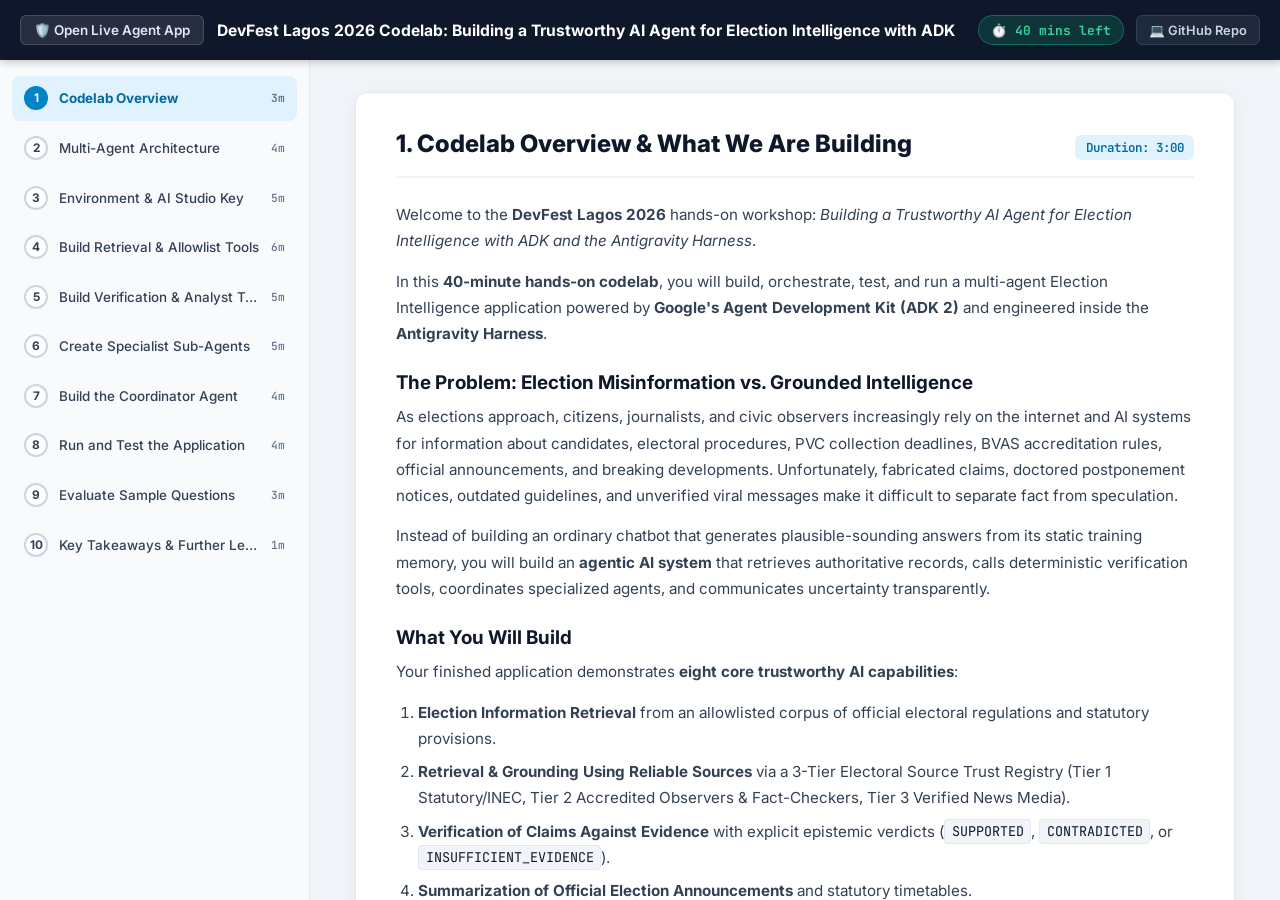
<file: codelab/index.html>
<!DOCTYPE html>
<html lang="en">
<head>
  <meta charset="UTF-8" />
  <meta name="viewport" content="width=device-width, initial-scale=1.0" />
  <title>DevFest Lagos 2026 Codelab — Building a Trustworthy AI Agent for Election Intelligence with ADK</title>
  <link rel="preconnect" href="https://fonts.googleapis.com" />
  <link rel="preconnect" href="https://fonts.gstatic.com" crossorigin />
  <link href="https://fonts.googleapis.com/css2?family=Inter:wght@400;500;600;700;800&family=JetBrains+Mono:wght@400;500;600;700&display=swap" rel="stylesheet" />
  <style>
    :root {
      --primary: #1a73e8;
      --primary-dark: #1557b0;
      --emerald: #059669;
      --bg-sidebar: #f8fafc;
      --bg-page: #f1f5f9;
      --bg-card: #ffffff;
      --text-main: #0f172a;
      --text-secondary: #334155;
      --border: #e2e8f0;
      --positive-bg: #ecfdf5;
      --positive-border: #10b981;
      --positive-text: #065f46;
      --negative-bg: #fffbeb;
      --negative-border: #f59e0b;
      --negative-text: #92400e;
      --code-bg: #0f172a;
      --code-text: #f8fafc;
    }

    * { box-sizing: border-box; margin: 0; padding: 0; }
    body {
      font-family: 'Inter', -apple-system, BlinkMacSystemFont, sans-serif;
      background: var(--bg-page);
      color: var(--text-main);
      display: flex;
      flex-direction: column;
      height: 100vh;
      overflow: hidden;
    }

    /* Top Codelab Header (Solace / Google Codelabs Style) */
    .codelab-header {
      height: 60px;
      background: #0f172a;
      color: #fff;
      display: flex;
      align-items: center;
      justify-content: space-between;
      padding: 0 1.25rem;
      box-shadow: 0 2px 8px rgba(0,0,0,0.22);
      z-index: 20;
      flex-shrink: 0;
    }
    .header-left {
      display: flex;
      align-items: center;
      gap: 0.85rem;
      min-width: 0;
    }
    .back-btn {
      color: #e2e8f0;
      text-decoration: none;
      font-size: 0.84rem;
      font-weight: 600;
      padding: 0.4rem 0.8rem;
      border-radius: 6px;
      background: rgba(255,255,255,0.1);
      border: 1px solid rgba(255,255,255,0.15);
      white-space: nowrap;
      transition: all 0.15s ease;
    }
    .back-btn:hover { color: #fff; background: rgba(16, 185, 129, 0.25); border-color: #10b981; }
    .header-title {
      font-size: 0.98rem;
      font-weight: 700;
      white-space: nowrap;
      overflow: hidden;
      text-overflow: ellipsis;
    }
    .header-right {
      display: flex;
      align-items: center;
      gap: 0.75rem;
      flex-shrink: 0;
    }
    .timer-pill {
      display: flex;
      align-items: center;
      gap: 0.4rem;
      background: rgba(16, 185, 129, 0.18);
      border: 1px solid rgba(16, 185, 129, 0.45);
      color: #34d399;
      padding: 0.32rem 0.75rem;
      border-radius: 999px;
      font-size: 0.8rem;
      font-weight: 700;
      font-family: 'JetBrains Mono', monospace;
    }
    .header-link {
      color: #cbd5e1;
      text-decoration: none;
      font-size: 0.8rem;
      font-weight: 600;
      padding: 0.38rem 0.75rem;
      border-radius: 6px;
      border: 1px solid #334155;
      background: #1e293b;
    }
    .header-link:hover { color: #fff; border-color: #34d399; }

    /* Body Layout */
    .codelab-body {
      display: flex;
      flex: 1;
      overflow: hidden;
    }

    /* Left Step Drawer */
    .codelab-drawer {
      width: 310px;
      background: var(--bg-sidebar);
      border-right: 1px solid var(--border);
      overflow-y: auto;
      padding: 1rem 0.75rem;
      flex-shrink: 0;
    }
    @media (max-width: 920px) {
      .codelab-drawer { width: 240px; }
    }
    @media (max-width: 680px) {
      .codelab-drawer { display: none; }
    }
    .step-nav-item {
      display: flex;
      align-items: center;
      gap: 0.7rem;
      padding: 0.65rem 0.75rem;
      border-radius: 8px;
      cursor: pointer;
      color: var(--text-secondary);
      font-size: 0.84rem;
      font-weight: 500;
      margin-bottom: 0.3rem;
      transition: all 0.15s ease;
      user-select: none;
    }
    .step-nav-item:hover {
      background: #e2e8f0;
      color: var(--text-main);
    }
    .step-nav-item.active {
      background: #e0f2fe;
      color: #0369a1;
      font-weight: 700;
    }
    .step-nav-item.completed .step-circle {
      background: var(--emerald);
      color: #fff;
      border-color: var(--emerald);
    }
    .step-circle {
      width: 24px;
      height: 24px;
      border-radius: 50%;
      border: 2px solid #cbd5e1;
      display: flex;
      align-items: center;
      justify-content: center;
      font-size: 0.74rem;
      font-weight: 700;
      flex-shrink: 0;
      background: #fff;
    }
    .step-nav-item.active .step-circle {
      background: #0284c7;
      color: #fff;
      border-color: #0284c7;
    }
    .step-duration-tag {
      margin-left: auto;
      font-size: 0.7rem;
      color: #64748b;
      font-family: 'JetBrains Mono', monospace;
    }

    /* Main Step Canvas */
    .codelab-main {
      flex: 1;
      overflow-y: auto;
      padding: 2rem 2.5rem 5rem;
      display: flex;
      flex-direction: column;
      align-items: center;
    }
    @media (max-width: 680px) {
      .codelab-main { padding: 1.2rem 1rem 4rem; }
    }
    .step-card {
      width: 100%;
      max-width: 880px;
      background: var(--bg-card);
      border: 1px solid var(--border);
      border-radius: 12px;
      padding: 2.25rem 2.5rem;
      box-shadow: 0 4px 20px rgba(15, 23, 42, 0.05);
    }
    @media (max-width: 680px) {
      .step-card { padding: 1.4rem 1.2rem; }
    }

    .codelab-step {
      display: none;
    }
    .codelab-step.active-step {
      display: block;
    }

    .step-header {
      border-bottom: 2px solid #f1f5f9;
      padding-bottom: 1rem;
      margin-bottom: 1.5rem;
      display: flex;
      align-items: baseline;
      justify-content: space-between;
      gap: 1rem;
      flex-wrap: wrap;
    }
    .step-header h1 {
      font-size: 1.5rem;
      font-weight: 800;
      color: #0f172a;
    }
    .step-time-badge {
      font-family: 'JetBrains Mono', monospace;
      font-size: 0.78rem;
      color: #0369a1;
      background: #e0f2fe;
      padding: 0.25rem 0.65rem;
      border-radius: 6px;
      font-weight: 600;
    }

    /* Content Typography */
    .codelab-step h2 {
      font-size: 1.18rem;
      font-weight: 700;
      margin: 1.5rem 0 0.65rem;
      color: #0f172a;
    }
    .codelab-step h3 {
      font-size: 1rem;
      font-weight: 700;
      margin: 1.2rem 0 0.45rem;
      color: #1e293b;
    }
    .codelab-step p {
      line-height: 1.72;
      color: #334155;
      margin-bottom: 0.9rem;
      font-size: 0.95rem;
    }
    .codelab-step ul, .codelab-step ol {
      padding-left: 1.4rem;
      margin-bottom: 1rem;
      color: #334155;
      line-height: 1.72;
      font-size: 0.95rem;
    }
    .codelab-step li { margin-bottom: 0.45rem; }
    .codelab-step code {
      font-family: 'JetBrains Mono', monospace;
      font-size: 0.84rem;
      background: #f1f5f9;
      color: #0f172a;
      padding: 0.15rem 0.4rem;
      border-radius: 4px;
      border: 1px solid #e2e8f0;
    }
    .codelab-step pre {
      position: relative;
      background: var(--code-bg);
      color: var(--code-text);
      padding: 1.1rem 1.25rem;
      border-radius: 8px;
      overflow-x: auto;
      margin: 0.9rem 0 1.2rem;
      font-family: 'JetBrains Mono', monospace;
      font-size: 0.82rem;
      line-height: 1.58;
    }
    .codelab-step pre code {
      background: transparent;
      color: inherit;
      border: none;
      padding: 0;
    }
    .copy-btn {
      position: absolute;
      top: 0.55rem;
      right: 0.65rem;
      background: rgba(255,255,255,0.14);
      color: #e2e8f0;
      border: 1px solid rgba(255,255,255,0.22);
      border-radius: 5px;
      padding: 0.22rem 0.6rem;
      font-size: 0.72rem;
      cursor: pointer;
      font-family: 'Inter', sans-serif;
    }
    .copy-btn:hover { background: rgba(255,255,255,0.28); }

    /* Solace / Google Codelabs Callout Info Boxes */
    .aside-positive {
      background: var(--positive-bg);
      border-left: 4px solid var(--positive-border);
      color: var(--positive-text);
      padding: 1rem 1.2rem;
      border-radius: 0 8px 8px 0;
      margin: 1.15rem 0;
      font-size: 0.92rem;
      line-height: 1.65;
    }
    .aside-negative {
      background: var(--negative-bg);
      border-left: 4px solid var(--negative-border);
      color: var(--negative-text);
      padding: 1rem 1.2rem;
      border-radius: 0 8px 8px 0;
      margin: 1.15rem 0;
      font-size: 0.92rem;
      line-height: 1.65;
    }

    /* Tables */
    .codelab-step table {
      width: 100%;
      border-collapse: collapse;
      margin: 1rem 0 1.25rem;
      font-size: 0.88rem;
    }
    .codelab-step th, .codelab-step td {
      border: 1px solid var(--border);
      padding: 0.65rem 0.8rem;
      text-align: left;
      vertical-align: top;
    }
    .codelab-step th {
      background: #f8fafc;
      font-weight: 700;
      color: #0f172a;
    }

    /* Bottom Navigation Controls */
    .step-footer {
      width: 100%;
      max-width: 880px;
      display: flex;
      justify-content: space-between;
      margin-top: 1.5rem;
    }
    .nav-btn {
      padding: 0.72rem 1.4rem;
      border-radius: 8px;
      font-weight: 600;
      font-size: 0.9rem;
      cursor: pointer;
      border: 1px solid var(--border);
      background: #fff;
      color: var(--text-main);
      box-shadow: 0 2px 5px rgba(0,0,0,0.05);
    }
    .nav-btn.primary {
      background: var(--primary);
      color: #fff;
      border-color: var(--primary);
    }
    .nav-btn.primary:hover { background: var(--primary-dark); }
    .nav-btn:disabled { opacity: 0.4; cursor: not-allowed; }
  </style>
</head>
<body>
  <header class="codelab-header">
    <div class="header-left">
      <a href="/" class="back-btn">🛡️ Open Live Agent App</a>
      <div class="header-title">DevFest Lagos 2026 Codelab: Building a Trustworthy AI Agent for Election Intelligence with ADK</div>
    </div>
    <div class="header-right">
      <div class="timer-pill" id="time-remaining">⏱️ 40 mins left</div>
      <a href="https://github.com/gabbyagbobli/devfest-lagos-election-intelligence" target="_blank" rel="noopener" class="header-link">💻 GitHub Repo</a>
    </div>
  </header>

  <div class="codelab-body">
    <aside class="codelab-drawer" id="drawer">
      <!-- Populated automatically from .codelab-step sections -->
    </aside>

    <main class="codelab-main" id="main-scroll">
      <article class="step-card">

        <!-- ============================================================== -->
        <!-- STEP 1: CODELAB OVERVIEW                                       -->
        <!-- ============================================================== -->
        <section class="codelab-step active-step" data-title="Codelab Overview" data-duration="3">
          <div class="step-header">
            <h1>1. Codelab Overview &amp; What We Are Building</h1>
            <span class="step-time-badge">Duration: 3:00</span>
          </div>

          <p>Welcome to the <strong>DevFest Lagos 2026</strong> hands-on workshop: <em>Building a Trustworthy AI Agent for Election Intelligence with ADK and the Antigravity Harness</em>.</p>
          <p>In this <strong>40-minute hands-on codelab</strong>, you will build, orchestrate, test, and run a multi-agent Election Intelligence application powered by <strong>Google's Agent Development Kit (ADK 2)</strong> and engineered inside the <strong>Antigravity Harness</strong>.</p>

          <h2>The Problem: Election Misinformation vs. Grounded Intelligence</h2>
          <p>As elections approach, citizens, journalists, and civic observers increasingly rely on the internet and AI systems for information about candidates, electoral procedures, PVC collection deadlines, BVAS accreditation rules, official announcements, and breaking developments. Unfortunately, fabricated claims, doctored postponement notices, outdated guidelines, and unverified viral messages make it difficult to separate fact from speculation.</p>
          <p>Instead of building an ordinary chatbot that generates plausible-sounding answers from its static training memory, you will build an <strong>agentic AI system</strong> that retrieves authoritative records, calls deterministic verification tools, coordinates specialized agents, and communicates uncertainty transparently.</p>

          <h2>What You Will Build</h2>
          <p>Your finished application demonstrates <strong>eight core trustworthy AI capabilities</strong>:</p>
          <ol>
            <li><strong>Election Information Retrieval</strong> from an allowlisted corpus of official electoral regulations and statutory provisions.</li>
            <li><strong>Retrieval &amp; Grounding Using Reliable Sources</strong> via a 3-Tier Electoral Source Trust Registry (Tier 1 Statutory/INEC, Tier 2 Accredited Observers &amp; Fact-Checkers, Tier 3 Verified News Media).</li>
            <li><strong>Verification of Claims Against Evidence</strong> with explicit epistemic verdicts (<code>SUPPORTED</code>, <code>CONTRADICTED</code>, or <code>INSUFFICIENT_EVIDENCE</code>).</li>
            <li><strong>Summarization of Official Election Announcements</strong> and statutory timetables.</li>
            <li><strong>Comparison of Information from Multiple Credible Sources</strong> across official, observer, and media perspectives.</li>
            <li><strong>Strict Source Attribution &amp; References</strong> with document IDs (e.g., <code>[INEC-2026-PROC-01]</code>), publication dates, and official URLs.</li>
            <li><strong>Transparent Communication of Uncertainty</strong> when evidence is incomplete, conflicting, or unverified.</li>
            <li><strong>Multi-Agent Collaboration &amp; Orchestration</strong> using Google ADK (<code>Agent</code>, <code>FunctionTool</code>, <code>sub_agents</code>, and <code>Runner</code>).</li>
          </ol>

          <div class="aside-positive">
            <strong>💡 Core Architectural Principle — Retrieval ≠ Verification:</strong><br/>
            Finding a statement online does not automatically make it true. Throughout this workshop, your application will distinguish between the <strong>credibility of a source</strong>, the <strong>evidence it provides</strong>, and the <strong>conclusion that can reasonably be drawn</strong>.
          </div>

          <h2>Workshop Resources</h2>
          <ul>
            <li><strong>Live Deployed Election Intelligence Application:</strong> <a href="/" target="_blank" rel="noopener">https://devfest-lagos-election-agent-2026.web.app</a></li>
            <li><strong>Live Cloud Run ADK 2 API &amp; Container:</strong> <a href="https://devfest-lagos-election-agent-1084480045730.us-central1.run.app" target="_blank" rel="noopener">https://devfest-lagos-election-agent-1084480045730.us-central1.run.app</a></li>
            <li><strong>GitHub Starter &amp; Solution Repository:</strong> <a href="https://github.com/gabbyagbobli/devfest-lagos-election-intelligence" target="_blank" rel="noopener">https://github.com/gabbyagbobli/devfest-lagos-election-intelligence</a></li>
          </ul>
        </section>

        <!-- ============================================================== -->
        <!-- STEP 2: MULTI-AGENT ARCHITECTURE                               -->
        <!-- ============================================================== -->
        <section class="codelab-step" data-title="Multi-Agent Architecture" data-duration="4">
          <div class="step-header">
            <h1>2. Understand the Multi-Agent Architecture</h1>
            <span class="step-time-badge">Duration: 4:00</span>
          </div>

          <p>A multi-agent system is not simply several chatbots placed together. In <strong>Google ADK</strong>, each agent has a clearly defined responsibility, specialized system instructions, and scoped tools, coordinated by a root orchestrator.</p>

          <h2>System Architecture Diagram</h2>
          <pre><code>                        ┌──────────────────────────────────────────────┐
                        │               User Query / Claim             │
                        └──────────────────────┬───────────────────────┘
                                               │
                                               ▼
                ┌──────────────────────────────────────────────────────────────┐
                │        A. Election Intelligence Coordinator (root_agent)     │
                │  • Understands user intent &amp; delegates to specialist agents  │
                │  • Synthesizes findings &amp; enforces uncertainty indicators    │
                └──────┬───────────────────────┬────────────────────────┬──────┘
                       │                       │                        │
         Procedures    ▼         Rumors/Claims ▼          Summaries     ▼
┌──────────────────────────────┐ ┌──────────────────────────────┐ ┌──────────────────────────────┐
│  B. Election Research Agent  │ │  C. Claim Verification Agent │ │ D. Election Info Analyst     │
│  • Official rules &amp; lookup   │ │  • Evaluates claims vs facts │ │ • Summarizes announcements   │
│  • Allowlist trust checks    │ │  • SUPPORTED / CONTRADICTED  │ │ • Compares Tier 1-3 sources  │
│                              │ │    / INSUFFICIENT_EVIDENCE   │ │ • Extracts key dates         │
└──────────────┬───────────────┘ └──────────────┬───────────────┘ └──────────────┬───────────────┘
               │                                │                                │
               └────────────────────────────────┼────────────────────────────────┘
                                                ▼
                ┌──────────────────────────────────────────────────────────────┐
                │         ADK Function Tools &amp; 3-Tier Trust Registry           │
                │  • search_verified_election_corpus()                         │
                │  • check_source_credibility()                                │
                │  • verify_election_claim()                                   │
                │  • get_official_announcements()                              │
                │  • compare_multi_source_coverage()                           │
                │  • fetch_allowlisted_web_source()                            │
                └──────────────────────────────────────────────────────────────┘</code></pre>

          <h2>The Four Specialized ADK Agents</h2>
          <table>
            <thead>
              <tr>
                <th>Agent Identifier</th>
                <th>Role</th>
                <th>Core Responsibilities &amp; Tools</th>
              </tr>
            </thead>
            <tbody>
              <tr>
                <td><code>election_intelligence_coordinator</code><br/>(<code>root_agent</code>)</td>
                <td><strong>A. Coordinator</strong></td>
                <td>Serves as the primary entry point, classifies user intent, delegates to the appropriate specialist sub-agent, and enforces epistemic uncertainty banners.</td>
              </tr>
              <tr>
                <td><code>election_research_agent</code></td>
                <td><strong>B. Research Specialist</strong></td>
                <td>Searches approved election guidelines (<code>search_verified_election_corpus</code>), evaluates domain credibility (<code>check_source_credibility</code>), and blocks untrusted URLs (<code>fetch_allowlisted_web_source</code>).</td>
              </tr>
              <tr>
                <td><code>claim_verification_agent</code></td>
                <td><strong>C. Claim Verifier</strong></td>
                <td>Examines claims presented by users (<code>verify_election_claim</code>), compares them against retrieved evidence, and assigns <code>SUPPORTED</code>, <code>CONTRADICTED</code>, or <code>INSUFFICIENT_EVIDENCE</code>.</td>
              </tr>
              <tr>
                <td><code>election_information_analyst</code></td>
                <td><strong>D. Information Analyst</strong></td>
                <td>Summarizes official electoral commission communiqués (<code>get_official_announcements</code>) and compares coverage across Tier 1, Tier 2, and Tier 3 sources (<code>compare_multi_source_coverage</code>).</td>
              </tr>
            </tbody>
          </table>

          <h2>The Three-Tier Electoral Source Trust Registry (<code>data/trusted_sources.json</code>)</h2>
          <table>
            <thead>
              <tr>
                <th>Trust Tier</th>
                <th>Score</th>
                <th>Allowlisted Sources</th>
                <th>Verification Policy</th>
              </tr>
            </thead>
            <tbody>
              <tr>
                <td><strong>Tier 1 — Official &amp; Statutory</strong></td>
                <td><code>0.98</code></td>
                <td>INEC (<code>inecnigeria.org</code>), Electoral Act Official Gazette (<code>placng.org</code>)</td>
                <td>Primary authoritative record for polling dates, legal voting procedures, and voter eligibility.</td>
              </tr>
              <tr>
                <td><strong>Tier 2 — Accredited Observers &amp; Fact-Checkers</strong></td>
                <td><code>0.90</code></td>
                <td>YIAGA Africa (<code>yiaga.org</code>), DUBAWA (<code>dubawa.org</code>), Nigeria Civil Society Situation Room (<code>situationroomng.org</code>)</td>
                <td>High credibility for field observation, BVAS mock audits, and forensic fact-checking; cross-reference statutory rules with Tier 1.</td>
              </tr>
              <tr>
                <td><strong>Tier 3 — Verified News Media</strong></td>
                <td><code>0.78</code></td>
                <td>Channels TV Electoral Desk (<code>channelstv.com</code>), Premium Times (<code>premiumtimesng.com</code>)</td>
                <td>Credible journalistic reporting; claims regarding schedule changes or legal rules require Tier 1/2 corroboration.</td>
              </tr>
              <tr>
                <td><strong>Untrusted / Blocked</strong></td>
                <td><code>0.00</code></td>
                <td>Viral WhatsApp forwards, anonymous Telegram leaks, clickbait domains</td>
                <td>Blocked from grounding; treated strictly as unverified claims to be fact-checked.</td>
              </tr>
            </tbody>
          </table>

          <div class="aside-negative">
            <strong>⚠️ Mandatory Responsible AI Guardrail:</strong><br/>
            Never design the agent to invent election results, voting procedures, candidate statements, or source references. When evidence is missing or inconclusive, the system must explicitly return <code>INSUFFICIENT_EVIDENCE</code>.
          </div>
        </section>

        <!-- ============================================================== -->
        <!-- STEP 3: ENVIRONMENT & GOOGLE AI STUDIO API KEY SETUP           -->
        <!-- ============================================================== -->
        <section class="codelab-step" data-title="Environment & AI Studio Key" data-duration="5">
          <div class="step-header">
            <h1>3. Set Up Your Environment &amp; Google AI Studio API Key</h1>
            <span class="step-time-badge">Duration: 5:00</span>
          </div>

          <p>You can run every command in this codelab inside <strong>Google Cloud Shell</strong> (<a href="https://shell.cloud.google.com/?show=ide,terminal" target="_blank" rel="noopener">shell.cloud.google.com</a>) or locally inside <strong>Antigravity IDE / Antigravity 2.0</strong>.</p>

          <h2>Step 3.1 — Clone the Workshop Repository &amp; Install Dependencies</h2>
          <p>Open your terminal (in <a href="https://shell.cloud.google.com/?show=ide,terminal" target="_blank" rel="noopener">Google Cloud Shell</a> or Antigravity IDE), clone the starter repository, create a Python virtual environment, and install the dependencies:</p>
          <pre><code>cd ~
git clone https://github.com/gabbyagbobli/devfest-lagos-election-intelligence.git
cd ~/devfest-lagos-election-intelligence

python3 -m venv .venv
source .venv/bin/activate
pip install --upgrade pip
pip install -r requirements.txt</code></pre>
          <p><em>(On Windows PowerShell in Antigravity IDE, activate with <code>.\.venv\Scripts\Activate.ps1</code> instead of <code>source .venv/bin/activate</code>.)</em></p>

          <h2>Step 3.2 — Configure Your Gemini 3.8 Flash Credentials (<code>.env</code>)</h2>
          <p>Choose <strong>Option A (Recommended — Google AI Studio API Key)</strong> for the fastest 30-second setup, or <strong>Option B</strong> if using Google Cloud Vertex AI workshop credits:</p>

          <h3>Option A (Recommended): Get a Free API Key on Google AI Studio</h3>
          <ol>
            <li>Open <a href="https://aistudio.google.com/apikey" target="_blank" rel="noopener"><strong>Google AI Studio — Get API Key (aistudio.google.com/apikey)</strong></a> (or <a href="https://ai.dev" target="_blank" rel="noopener">ai.dev</a>) and sign in with your Google account.</li>
            <li>Click <strong>Create API key</strong> and copy your generated <code>AIza...</code> key.</li>
            <li>Run the command below in your terminal (replace <code>PASTE_YOUR_AI_STUDIO_KEY_HERE</code> with your copied key):</li>
          </ol>
          <pre><code>cat &lt;&lt;EOF &gt; .env
GOOGLE_API_KEY=PASTE_YOUR_AI_STUDIO_KEY_HERE
GOOGLE_GENAI_USE_VERTEXAI=0
ADK_MODEL=gemini-3.8-flash
EOF

cat .env</code></pre>

          <div class="aside-positive">
            <strong>💡 Tip — Web UI Key Button:</strong><br/>
            When you launch the web dashboard in Step 8, you can also click the <strong>🔑 AI Studio Key</strong> button in the top navigation bar at any time to paste or verify your Google AI Studio key directly in the browser!
          </div>

          <h3>Option B (Alternative): Use Google Cloud Workshop Credits (Vertex AI in Cloud Shell)</h3>
          <p>If you prefer authenticating via your Google Cloud workshop credit project in Cloud Shell without an API key, run:</p>
          <pre><code>unset CLOUDSDK_CORE_PROJECT
PS3="Select your workshop project number (e.g. 1): "
select PROJECT_ID in $(gcloud projects list --format="value(projectId)"); do
  [ -n "$PROJECT_ID" ] &amp;&amp; gcloud config set project "$PROJECT_ID" &amp;&amp; break
done
gcloud services enable aiplatform.googleapis.com

cat &lt;&lt;EOF &gt; .env
GOOGLE_GENAI_USE_VERTEXAI=1
GOOGLE_CLOUD_PROJECT=$(gcloud config get-value project)
GOOGLE_CLOUD_LOCATION=global
ADK_MODEL=gemini-3.8-flash
EOF</code></pre>

          <p>To open the repository files in the Cloud Shell Code Editor alongside your terminal, you can run:</p>
          <pre><code>cloudshell edit app/agents/coordinator.py</code></pre>

          <h2>Project Directory Structure</h2>
          <pre><code>devfest-lagos-election-intelligence/
├── app/
│   ├── agents/
│   │   ├── coordinator.py          # A. Election Intelligence Coordinator (root_agent)
│   │   └── specialists.py          # B. Research, C. Verification &amp; D. Analyst Agents
│   ├── tools/
│   │   └── election_tools.py       # 6 Custom ADK Function Tools + Allowlist Guardrails
│   ├── election_intelligence/      # ADK CLI Package (`adk run` &amp; `adk web` discovery)
│   │   ├── __init__.py
│   │   └── agent.py
│   ├── orchestrator.py             # ADK 2 Live Runner + Grounded Fallback Engine
│   ├── main.py                     # FastAPI Server &amp; REST API Endpoints
│   └── static/                     # Election Intelligence Trust Dashboard UI
├── data/
│   ├── election_corpus.json        # 9 Verified Tier 1–3 Electoral Documents
│   └── trusted_sources.json        # 3-Tier Electoral Source Trust Registry
└── tests/
    └── test_election_agent.py      # Automated Pytest Suite (8 Verification Tests)</code></pre>

          <div class="aside-positive">
            <strong>🔍 Checkpoint — Confirm Cloud Shell Setup &amp; Data Corpus:</strong><br/>
            Run these two commands in your Cloud Shell terminal:
            <pre><code>adk --version
python3 -c "import json; print('Verified corpus docs:', len(json.load(open('data/election_corpus.json', encoding='utf8'))))"</code></pre>
            <strong>Expected Output:</strong>
            <pre><code>adk, version 2.14.0
Verified corpus docs: 9</code></pre>
          </div>

          <div class="aside-negative">
            <strong>🛠️ Session Recovery Tip:</strong><br/>
            If your Cloud Shell tab reloads or disconnects during the workshop, reconnect to your environment at any time with:
            <pre><code>cd ~/devfest-lagos-election-intelligence &amp;&amp; source .venv/bin/activate</code></pre>
          </div>
        </section>

        <!-- ============================================================== -->
        <!-- STEP 4: BUILD RETRIEVAL & ALLOWLIST TOOLS                      -->
        <!-- ============================================================== -->
        <section class="codelab-step" data-title="Build Retrieval & Allowlist Tools" data-duration="6">
          <div class="step-header">
            <h1>4. Give the Agent Grounded Retrieval &amp; Allowlist Tools</h1>
            <span class="step-time-badge">Duration: 6:00</span>
          </div>

          <h2>What You Will Accomplish</h2>
          <p>You will implement and test the three grounded retrieval and source-credibility tools in <code>app/tools/election_tools.py</code>:</p>
          <ol>
            <li><code>search_verified_election_corpus(query: str, category: str = "all") -&gt; dict</code></li>
            <li><code>check_source_credibility(source_or_url: str) -&gt; dict</code></li>
            <li><code>fetch_allowlisted_web_source(url: str) -&gt; dict</code></li>
          </ol>

          <h2>Why This Step Matters</h2>
          <p>In Google ADK, any Python function wrapped in <code>FunctionTool(fn)</code> becomes callable by the LLM. <strong>The model reads the function's name, type annotations, and docstring</strong> to understand when to invoke it and what arguments to pass. By returning explicit <code>doc_id</code>, <code>source_tier</code>, <code>trust_score</code>, <code>published_date</code>, and <code>url</code> metadata from our tool, we force the agent to ground its answers in verifiable records.</p>

          <h2>Inspect or Update <code>app/tools/election_tools.py</code> (Retrieval &amp; Source Credibility)</h2>
          <p>Open <code>app/tools/election_tools.py</code> and examine how <code>search_verified_election_corpus</code>, <code>check_source_credibility</code>, and <code>fetch_allowlisted_web_source</code> are implemented:</p>
          <pre><code>def search_verified_election_corpus(query: str, category: str = "all") -&gt; dict[str, Any]:
    """
    Searches the verified election intelligence corpus for official guidelines,
    electoral commission announcements, statutory laws, and accredited observer reports.

    Args:
        query: The natural language search query or topic keywords (e.g., "voting procedures BVAS PVC", "election date postponement").
        category: Optional category filter. One of "all", "voting_procedures", "official_announcement", "fact_check", "legal_framework", "multi_source_development", or "unverified_investigation".

    Returns:
        A dictionary containing matched documents with full source attribution,
        trust tier scores, publication dates, URLs, and key facts.
    """
    corpus = load_election_corpus()
    registry = load_trusted_sources()
    query_tokens = _tokenize(query)
    q_lower = query.lower()

    scored_docs: list[tuple[float, dict[str, Any]]] = []
    for doc in corpus:
        if category and category != "all" and doc.get("category") != category:
            continue
        haystack = " ".join([
            doc.get("title", ""),
            doc.get("summary", ""),
            doc.get("content", ""),
            " ".join(doc.get("topics", [])),
            " ".join(doc.get("key_facts", [])),
        ]).lower()

        score = 0.0
        for token in query_tokens:
            if token in haystack:
                score += 2.0
            if any(token in topic.lower() for topic in doc.get("topics", [])):
                score += 3.0
            if token in doc.get("title", "").lower():
                score += 2.5

        for topic in doc.get("topics", []):
            if topic.lower() in q_lower:
                score += 4.0

        if score &gt; 0:
            tier_meta = _get_tier_metadata(doc.get("source_tier", ""), registry)
            enriched = {
                "doc_id": doc["doc_id"],
                "title": doc["title"],
                "source_name": doc["source_name"],
                "source_tier": doc["source_tier"],
                "tier_label": tier_meta["tier_label"],
                "trust_score": tier_meta["trust_score"],
                "published_date": doc["published_date"],
                "url": doc["url"],
                "category": doc["category"],
                "summary": doc["summary"],
                "content": doc["content"],
                "key_facts": doc.get("key_facts", []),
                "relevance_score": round(score, 2),
            }
            scored_docs.append((score + tier_meta["trust_score"], enriched))

    scored_docs.sort(key=lambda item: item[0], reverse=True)
    top_docs = [doc for _, doc in scored_docs[:5]]

    if not top_docs:
        return {
            "status": "no_verified_match",
            "query": query,
            "match_count": 0,
            "documents": [],
            "epistemic_notice": "No matching records were found in the verified election corpus. Do NOT invent facts or citations.",
        }

    return {
        "status": "success",
        "query": query,
        "match_count": len(top_docs),
        "documents": top_docs,
    }</code></pre>

          <p>And review how <code>check_source_credibility</code> and <code>fetch_allowlisted_web_source</code> enforce the 3-tier allowlist:</p>
          <pre><code>def check_source_credibility(source_or_url: str) -&gt; dict[str, Any]:
    """
    Evaluates a domain, URL, or organization name against the Three-Tier Electoral
    Source Trust Registry to determine its authority and verification rules.
    """
    registry = load_trusted_sources()
    candidate = source_or_url.strip().lower()
    parsed = urlparse(candidate if "://" in candidate else f"https://{candidate}")
    hostname = (parsed.hostname or candidate).lower().removeprefix("www.")

    for tier_key, tier_data in registry.get("tiers", {}).items():
        for src in tier_data.get("sources", []):
            domains = [d.lower().removeprefix("www.") for d in src.get("domains", [])]
            if hostname in domains or any(hostname.endswith(f".{d}") for d in domains):
                return {
                    "status": "allowlisted",
                    "source_id": src["source_id"],
                    "source_name": src["name"],
                    "tier_key": tier_key,
                    "tier_label": tier_data["label"],
                    "trust_score": tier_data["trust_score"],
                    "verification_rule": tier_data["verification_rule"],
                    "is_trusted": True,
                }
    return {
        "status": "unverified_source",
        "tier_key": "UNVERIFIED",
        "trust_score": 0.0,
        "is_trusted": False,
    }</code></pre>

          <div class="aside-positive">
            <strong>🔍 Checkpoint — Verify Retrieval &amp; Source Allowlist Guardrails:</strong><br/>
            Execute the following command in your terminal:
            <pre><code>python -c "from app.tools.election_tools import search_verified_election_corpus, check_source_credibility, fetch_allowlisted_web_source
print('INEC Tier:', check_source_credibility('https://www.inecnigeria.org/news')['tier_key'])
print('Untrusted URL:', fetch_allowlisted_web_source('https://breaking-naija-gossip.example.com/rumor')['status'])
print('Top Voting Doc:', search_verified_election_corpus('What are the official voting procedures?')['documents'][0]['doc_id'])"</code></pre>
            <strong>Expected Output:</strong>
            <pre><code>INEC Tier: TIER_1_OFFICIAL
Untrusted URL: blocked_untrusted_domain
Top Voting Doc: INEC-2026-PROC-01</code></pre>
          </div>
        </section>

        <!-- ============================================================== -->
        <!-- STEP 5: BUILD CLAIM VERIFICATION & MULTI-SOURCE TOOLS          -->
        <!-- ============================================================== -->
        <section class="codelab-step" data-title="Build Verification & Analyst Tools" data-duration="5">
          <div class="step-header">
            <h1>5. Build the Claim Verification &amp; Multi-Source Comparison Tools</h1>
            <span class="step-time-badge">Duration: 5:00</span>
          </div>

          <h2>What You Will Accomplish</h2>
          <p>You will inspect and test the evidentiary reasoning and multi-source synthesis functions in <code>app/tools/election_tools.py</code>:</p>
          <ol>
            <li><code>verify_election_claim(claim: str) -&gt; dict</code></li>
            <li><code>get_official_announcements(topic: str = "all") -&gt; dict</code></li>
            <li><code>compare_multi_source_coverage(topic: str) -&gt; dict</code></li>
          </ol>

          <h2>Why This Step Matters: Separating Retrieval from Verification</h2>
          <p>When a citizen asks <em>"Is it true that INEC postponed the November 21 election by 3 weeks to December 12?"</em>, a simple keyword search finds the phrase <em>"postponed by three weeks to December 12"</em> inside INEC's official rebuttal document (<code>[INEC-2026-FACT-02]</code>). However, that document mentions the claim in order to <strong>refute</strong> it!</p>
          <p>Similarly, when a user asks about viral reports that <em>"42 polling units in Eti-Osa and Alimosho were secretly relocated overnight to private compounds"</em>, the Situation Room field log (<code>[YIAGA-2026-INC-09]</code>) shows that only 18 of the 42 sites have been inspected so far (with 15 unchanged at public schools and 3 shifted 30m along public streets for drainage works). Because 24 sites still await physical inspection, a trustworthy agent must return <code>INSUFFICIENT_EVIDENCE</code> rather than guessing.</p>

          <h2>Inspect <code>verify_election_claim</code> and <code>compare_multi_source_coverage</code> in <code>app/tools/election_tools.py</code></h2>
          <pre><code>def verify_election_claim(claim: str) -&gt; dict[str, Any]:
    """
    Verifies a user-submitted election claim against the verified evidence corpus,
    separating raw retrieval from evidentiary verification.

    Args:
        claim: The specific statement, rumor, or claim to evaluate.

    Returns:
        A structured verification report with a verdict ("SUPPORTED", "CONTRADICTED",
        or "INSUFFICIENT_EVIDENCE"), confidence rating, rationale, and cited evidence.
    """</code></pre>

          <p>And inspect how <code>compare_multi_source_coverage(topic: str)</code> aligns perspectives across Tier 1 (INEC), Tier 2 (YIAGA Africa &amp; DUBAWA), and Tier 3 (Channels TV):</p>
          <pre><code>def compare_multi_source_coverage(topic: str) -&gt; dict[str, Any]:
    """
    Compares how multiple credible sources across Tier 1 (Official Commission),
    Tier 2 (Accredited Observers &amp; Fact-Checkers), and Tier 3 (Verified News Media)
    report on an election development or operational issue.
    """
    # Returns source_perspectives[] and synthesis_matrix:
    # - areas_of_consensus
    # - complementary_nuances_and_divergences
    # - unresolved_uncertainties</code></pre>

          <div class="aside-positive">
            <strong>🔍 Checkpoint — Verify All 3 Epistemic Verdicts &amp; Multi-Source Matrix:</strong><br/>
            Run this command in your terminal:
            <pre><code>python -c "from app.tools.election_tools import verify_election_claim, compare_multi_source_coverage
print('Nov 21 Date Claim:', verify_election_claim('The election is scheduled for Saturday, November 21, 2026')['verdict'])
print('Dec 12 Postponement Rumor:', verify_election_claim('INEC postponed the election by 3 weeks to December 12')['verdict'])
print('Eti-Osa Relocation Rumor:', verify_election_claim('42 polling units in Eti-Osa and Alimosho were secretly relocated overnight')['verdict'])
print('Multi-Source Count:', compare_multi_source_coverage('BVAS and IReV')['perspectives_count'])"</code></pre>
            <strong>Expected Output:</strong>
            <pre><code>Nov 21 Date Claim: SUPPORTED
Dec 12 Postponement Rumor: CONTRADICTED
Eti-Osa Relocation Rumor: INSUFFICIENT_EVIDENCE
Multi-Source Count: 5</code></pre>
          </div>
        </section>

        <!-- ============================================================== -->
        <!-- STEP 6: CREATE SPECIALIST SUB-AGENTS                           -->
        <!-- ============================================================== -->
        <section class="codelab-step" data-title="Create Specialist Sub-Agents" data-duration="5">
          <div class="step-header">
            <h1>6. Create the Election Research, Verification &amp; Analyst Sub-Agents</h1>
            <span class="step-time-badge">Duration: 5:00</span>
          </div>

          <h2>What You Will Accomplish</h2>
          <p>You will define the three specialized Google ADK agents inside <code>app/agents/specialists.py</code>:</p>
          <ul>
            <li><code>election_research_agent</code> — Retrieves official procedures and validates domain trust scores.</li>
            <li><code>claim_verification_agent</code> — Fact-checks rumors and assigns <code>SUPPORTED</code>, <code>CONTRADICTED</code>, or <code>INSUFFICIENT_EVIDENCE</code> verdicts.</li>
            <li><code>election_information_analyst</code> — Summarizes official INEC communiqués and compares Tier 1–3 sources.</li>
          </ul>

          <h2>Complete Code: <code>app/agents/specialists.py</code></h2>
          <p>Open <code>app/agents/specialists.py</code> and confirm the full implementation:</p>
          <pre><code>from __future__ import annotations

import os
from dotenv import load_dotenv
from google.adk.agents import Agent
from google.adk.tools import FunctionTool

from app.tools.election_tools import (
    check_source_credibility,
    compare_multi_source_coverage,
    fetch_allowlisted_web_source,
    get_official_announcements,
    search_verified_election_corpus,
    verify_election_claim,
)

load_dotenv()
MODEL_NAME = os.getenv("ADK_MODEL", "gemini-3.8-flash")

# ---------------------------------------------------------------------------
# B. Election Research Agent
# ---------------------------------------------------------------------------
election_research_agent = Agent(
    model=MODEL_NAME,
    name="election_research_agent",
    description=(
        "Retrieves verified election procedures, statutory provisions, and official "
        "records from allowlisted sources, and evaluates source credibility tiers."
    ),
    instruction="""You are the Election Research Agent in a trustworthy Election Intelligence system.
Your sole responsibility is grounded information retrieval and source credibility evaluation:
1. Always call `search_verified_election_corpus` first to retrieve official INEC guidelines, Electoral Act sections, and accredited observer reports.
2. When a user asks about a specific domain, website, or viral source, call `check_source_credibility` or `fetch_allowlisted_web_source`.
3. Prioritize Tier 1 (Statutory &amp; Electoral Commission) sources for procedures and dates, followed by Tier 2 (Accredited Election Observers &amp; Fact-Checkers) and Tier 3 (Verified News Media).
4. Cite every retrieved fact using its exact `[doc_id]`, `source_name`, `published_date`, and `url`.
5. Never invent election procedures, candidate statements, polling dates, or URLs. If the corpus has no match, explicitly state that verified information is unavailable.""",
    tools=[
        FunctionTool(search_verified_election_corpus),
        FunctionTool(check_source_credibility),
        FunctionTool(fetch_allowlisted_web_source),
    ],
)

# ---------------------------------------------------------------------------
# C. Claim Verification Agent
# ---------------------------------------------------------------------------
claim_verification_agent = Agent(
    model=MODEL_NAME,
    name="claim_verification_agent",
    description=(
        "Verifies user-submitted election claims, rumors, or statements against "
        "available evidence and assigns SUPPORTED, CONTRADICTED, or INSUFFICIENT_EVIDENCE verdicts."
    ),
    instruction="""You are the Claim Verification Agent in a trustworthy Election Intelligence system.
Your core principle is that RETRIEVAL IS NOT VERIFICATION: finding a statement online does not make it true.
When handling any claim or "Is it true..." question:
1. Always invoke `verify_election_claim` with the user's claim, and optionally `check_source_credibility` if a source is mentioned.
2. Begin your response with the explicit Verification Verdict:
   - `SUPPORTED`: Backed by Tier 1 statutory/commission evidence or corroborated Tier 2 observer data.
   - `CONTRADICTED`: Directly refuted by official INEC records, Electoral Act provisions, or forensic fact-checks.
   - `INSUFFICIENT_EVIDENCE`: Unverified rumor, ongoing investigation, or missing authoritative records.
3. Explain the evidentiary reasoning clearly, citing exact `[doc_id]` references, source tiers, and publication dates.
4. Never make a definitive conclusion when evidence is inadequate or inconclusive.""",
    tools=[
        FunctionTool(verify_election_claim),
        FunctionTool(search_verified_election_corpus),
        FunctionTool(check_source_credibility),
    ],
)

# ---------------------------------------------------------------------------
# D. Election Information Analyst
# ---------------------------------------------------------------------------
election_information_analyst = Agent(
    model=MODEL_NAME,
    name="election_information_analyst",
    description=(
        "Summarizes official electoral commission announcements, extracts key dates "
        "and voting steps, and compares coverage across multiple credible sources."
    ),
    instruction="""You are the Election Information Analyst in a trustworthy Election Intelligence system.
Your role is to synthesize complex electoral documents into clear, accurate, citizen-friendly briefings:
1. For requests to summarize official announcements or key dates, call `get_official_announcements`.
2. For requests comparing what different credible sources say about a development (such as BVAS/IReV readiness or logistics), call `compare_multi_source_coverage`.
3. Clearly separate:
   - **Consensus Across Sources** (where Tier 1, Tier 2, and Tier 3 agree)
   - **Nuances &amp; Operational Perspectives** (how official assurances compare with independent observer field reports)
   - **Open Uncertainties** (what remains unverified or pending)
4. Preserve all `[doc_id]` citations, publication dates, and source URLs.""",
    tools=[
        FunctionTool(get_official_announcements),
        FunctionTool(compare_multi_source_coverage),
        FunctionTool(search_verified_election_corpus),
    ],
)</code></pre>

          <div class="aside-positive">
            <strong>🔍 Checkpoint — Verify Specialist Agents &amp; Registered Tools:</strong><br/>
            Run this check in your terminal:
            <pre><code>python -c "from app.agents.specialists import election_research_agent, claim_verification_agent, election_information_analyst
for ag in (election_research_agent, claim_verification_agent, election_information_analyst):
    print(ag.name, '-&gt; tools:', len(ag.tools))"</code></pre>
            <strong>Expected Output:</strong>
            <pre><code>election_research_agent -&gt; tools: 3
claim_verification_agent -&gt; tools: 3
election_information_analyst -&gt; tools: 3</code></pre>
          </div>
        </section>

        <!-- ============================================================== -->
        <!-- STEP 7: BUILD THE COORDINATOR & CONNECT AGENTS                 -->
        <!-- ============================================================== -->
        <section class="codelab-step" data-title="Build the Coordinator Agent" data-duration="4">
          <div class="step-header">
            <h1>7. Build the Coordinator and Connect the Multi-Agent System</h1>
            <span class="step-time-badge">Duration: 4:00</span>
          </div>

          <h2>What You Will Accomplish</h2>
          <p>You will wire the <strong>Election Intelligence Coordinator</strong> (<code>root_agent</code>) in <code>app/agents/coordinator.py</code> and expose it via <code>app/election_intelligence/agent.py</code> so that ADK's CLI (<code>adk run</code>), ADK's Web UI (<code>adk web</code>), and our FastAPI Trust Dashboard all orchestrate the exact same multi-agent hierarchy.</p>

          <h2>Complete Code: <code>app/agents/coordinator.py</code></h2>
          <pre><code>from __future__ import annotations

from google.adk.agents import Agent
from google.adk.tools import FunctionTool

from app.agents.specialists import (
    MODEL_NAME,
    claim_verification_agent,
    election_information_analyst,
    election_research_agent,
)
from app.tools.election_tools import (
    check_source_credibility,
    compare_multi_source_coverage,
    get_official_announcements,
    search_verified_election_corpus,
    verify_election_claim,
)

COORDINATOR_INSTRUCTION = """You are the **Election Intelligence Coordinator**, the lead orchestrator of a trustworthy multi-agent Election Intelligence application built with Google ADK.

Your mission is to help citizens, journalists, and observers access accurate, grounded, and verifiable election information while actively preventing misinformation and hallucination.

### How to Coordinate Your Specialist Sub-Agents
Delegate or invoke tools based on the user's intent:
1. **Official Voting Procedures, Legal Rules &amp; General Lookup** -&gt; Delegate to `election_research_agent` (or use `search_verified_election_corpus`).
2. **Fact-Checking Rumors, Viral Claims &amp; "Can you verify..." Queries** -&gt; Delegate to `claim_verification_agent` (or use `verify_election_claim`).
3. **Summarizing Official Announcements or Comparing Multiple Credible Sources** -&gt; Delegate to `election_information_analyst` (or use `get_official_announcements` / `compare_multi_source_coverage`).

### Mandatory Trust &amp; Epistemic Guardrails
- **Retrieval != Verification**: Always distinguish between the authority of a source (Tier 1 Statutory/INEC, Tier 2 Accredited Observer/Fact-Checker, Tier 3 Verified Media) and the conclusion drawn.
- **Explicit Verification Status**: State clearly whether a claim or topic is `SUPPORTED`, `CONTRADICTED`, `INSUFFICIENT_EVIDENCE`, or `OFFICIAL_GUIDANCE`.
- **Strict Source Attribution**: Cite every claim using `[doc_id]` (e.g., `[INEC-2026-PROC-01]`, `[YIAGA-2026-OBS-01]`), the source name, publication date, and official URL.
- **Transparent Uncertainty**: When evidence is incomplete, conflicting, or unverified (such as the Eti-Osa/Alimosho polling unit relocation rumors), explicitly state what is known, what is unverified, and why no definitive conclusion can be drawn.
- **Zero Fabrication**: Never invent election results, voting procedures, candidate statements, or URLs.
"""

election_intelligence_coordinator = Agent(
    model=MODEL_NAME,
    name="election_intelligence_coordinator",
    description=(
        "Primary Election Intelligence Coordinator that understands user election "
        "queries, delegates to specialized Research, Claim Verification, and "
        "Information Analyst agents, and produces source-attributed responses."
    ),
    instruction=COORDINATOR_INSTRUCTION,
    sub_agents=[
        election_research_agent,
        claim_verification_agent,
        election_information_analyst,
    ],
    tools=[
        FunctionTool(search_verified_election_corpus),
        FunctionTool(verify_election_claim),
        FunctionTool(get_official_announcements),
        FunctionTool(compare_multi_source_coverage),
        FunctionTool(check_source_credibility),
    ],
)

# ADK CLI (`adk run` and `adk web`) discovers `root_agent` by convention
root_agent = election_intelligence_coordinator</code></pre>

          <div class="aside-positive">
            <strong>🔍 Checkpoint — Verify Root Coordinator &amp; Sub-Agent Graph:</strong><br/>
            <pre><code>python -c "from app.election_intelligence.agent import root_agent
print('Root Agent:', root_agent.name)
print('Model:', root_agent.model)
print('Sub-Agents:', [sa.name for sa in root_agent.sub_agents])"</code></pre>
            <strong>Expected Output:</strong>
            <pre><code>Root Agent: election_intelligence_coordinator
Model: gemini-3.8-flash
Sub-Agents: ['election_research_agent', 'claim_verification_agent', 'election_information_analyst']</code></pre>
          </div>
        </section>

        <!-- ============================================================== -->
        <!-- STEP 8: RUN & TEST THE APPLICATION                             -->
        <!-- ============================================================== -->
        <section class="codelab-step" data-title="Run and Test the Application" data-duration="4">
          <div class="step-header">
            <h1>8. Run and Test the Application</h1>
            <span class="step-time-badge">Duration: 4:00</span>
          </div>

          <h2>Step 8.1 — Run the Automated Pytest Verification Suite</h2>
          <p>Before launching the web interface, run the automated test suite in <code>tests/test_election_agent.py</code> to validate agent hierarchy, intent delegation, tool execution, source attribution, contradicted rumor detection, and insufficient evidence guardrails:</p>
          <pre><code>pytest -v</code></pre>
          <p><strong>Expected Output:</strong></p>
          <pre><code>tests/test_election_agent.py::test_adk_agent_hierarchy_and_tools PASSED  [ 12%]
tests/test_election_agent.py::test_agent_delegation_routing PASSED       [ 25%]
tests/test_election_agent.py::test_retrieval_and_source_attribution PASSED [ 37%]
tests/test_election_agent.py::test_claim_verification_contradicted_rumors PASSED [ 50%]
tests/test_election_agent.py::test_claim_verification_insufficient_evidence PASSED [ 62%]
tests/test_election_agent.py::test_multi_source_comparison_and_conflicting_nuances PASSED [ 75%]
tests/test_election_agent.py::test_source_credibility_and_untrusted_retrieval_guardrail PASSED [ 87%]
tests/test_election_agent.py::test_fastapi_endpoints_and_demo_questions PASSED [100%]

======================== 8 passed in 2.60s =========================</code></pre>

          <h2>Step 8.2 — Launch the Election Intelligence Trust Dashboard in Cloud Shell</h2>
          <p>Start the FastAPI application server on port <code>8080</code> (Google Cloud Shell's default Web Preview port):</p>
          <pre><code>cd ~/devfest-lagos-election-intelligence &amp;&amp; source .venv/bin/activate
uvicorn app.main:app --host 0.0.0.0 --port 8080</code></pre>
          <p>To view your running application in Google Cloud Shell:</p>
          <ol>
            <li>Click the <strong>Web Preview</strong> icon in the top-right toolbar of Google Cloud Shell.</li>
            <li>Select <strong>Preview on port 8080</strong> (or click <strong>Change port</strong> &rarr; enter <code>8080</code> &rarr; <strong>Change and Preview</strong>).</li>
          </ol>

          <h2>Step 8.3 — (Optional) Test with ADK CLI &amp; ADK Web UI in Cloud Shell</h2>
          <p>Press <code>Ctrl + C</code> to stop <code>uvicorn</code> if running, then test our agent package directly in ADK's terminal runner or built-in developer playground (passing <code>--allow_origins "*"</code> for Cloud Shell Web Preview):</p>
          <pre><code># Option A: Run interactively in the Cloud Shell terminal
adk run app/election_intelligence

# Option B: Launch the ADK Developer Web UI on port 8080 for Cloud Shell Web Preview
adk web app --port 8080 --allow_origins "*"</code></pre>

          <div class="aside-negative">
            <strong>🛠️ Troubleshooting Common Errors:</strong>
            <ul>
              <li><strong><code>ModuleNotFoundError: No module named 'app'</code></strong>: Make sure your terminal working directory is the project root (<code>devfest-lagos-election-intelligence</code>) and your virtual environment (<code>.venv</code>) is activated.</li>
              <li><strong>Port 8080 already in use:</strong> Pass <code>--port 8081</code> to <code>uvicorn</code> and open <code>http://localhost:8081</code>.</li>
              <li><strong>Missing API Key or Quota Exceeded:</strong> The orchestrator in <code>app/orchestrator.py</code> automatically falls back to the built-in Grounded ADK Tool Engine if live LLM credentials are absent or rate-limited, ensuring zero downtime during the workshop.</li>
            </ul>
          </div>
        </section>

        <!-- ============================================================== -->
        <!-- STEP 9: EVALUATE SAMPLE ELECTION QUESTIONS                     -->
        <!-- ============================================================== -->
        <section class="codelab-step" data-title="Evaluate Sample Questions" data-duration="3">
          <div class="step-header">
            <h1>9. Evaluate Responses Using Sample Election Questions</h1>
            <span class="step-time-badge">Duration: 3:00</span>
          </div>

          <p>In the <strong>Election Intelligence Trust Dashboard</strong> (<a href="/" target="_blank" rel="noopener">open live dashboard</a> or <code>http://localhost:8080</code>), test the five core scenarios below and observe how the system coordinates agents, cites sources, and communicates uncertainty:</p>

          <h2>Scenario 1 — Official Voting Procedures (<code>SUPPORTED</code>)</h2>
          <ul>
            <li><strong>Query:</strong> <code>"What are the official voting procedures for this election?"</code></li>
            <li><strong>Delegation Path:</strong> <code>election_intelligence_coordinator</code> &rarr; <code>election_research_agent</code> &rarr; <code>search_verified_election_corpus</code></li>
            <li><strong>Expected Behavior:</strong> Returns step-by-step continuous accreditation and voting rules grounded in <code>[INEC-2026-PROC-01]</code> and <code>[ELECTORAL-ACT-2022-S47]</code> (polls open 8:30 AM – 2:30 PM WAT, mandatory physical PVC, bimodal BVAS fingerprint/facial verification, Form EC8A counting, and IReV portal upload).</li>
          </ul>

          <h2>Scenario 2 — Summarize Official Commission Announcement (<code>SUPPORTED</code>)</h2>
          <ul>
            <li><strong>Query:</strong> <code>"Summarize the latest announcement from the electoral commission."</code></li>
            <li><strong>Delegation Path:</strong> <code>election_intelligence_coordinator</code> &rarr; <code>election_information_analyst</code> &rarr; <code>get_official_announcements</code></li>
            <li><strong>Expected Behavior:</strong> Summarizes <code>[INEC-2026-PRESS-04]</code> (November 8, 2026 communiqué) confirming the Saturday, November 21, 2026 election date, the Sunday, November 15, 2026 (5:00 PM WAT) final PVC collection deadline at LGA offices, and the 98.4% BVAS mock accreditation success rate.</li>
          </ul>

          <h2>Scenario 3 — Verify Election Date Postponement Claim (<code>CONTRADICTED</code>)</h2>
          <ul>
            <li><strong>Query:</strong> <code>"Can you verify this claim about the election date: Has INEC postponed the November 21 election by 3 weeks to December 12?"</code></li>
            <li><strong>Delegation Path:</strong> <code>election_intelligence_coordinator</code> &rarr; <code>claim_verification_agent</code> &rarr; <code>verify_election_claim</code></li>
            <li><strong>Expected Behavior:</strong> Displays a red <code>VERDICT: CONTRADICTED</code> badge and cites INEC Disinformation Alert <code>[INEC-2026-FACT-02]</code> and <code>[INEC-2026-PRESS-04]</code> refuting the viral WhatsApp postponement rumor.</li>
          </ul>

          <h2>Scenario 4 — Compare Multiple Credible Sources (<code>MULTI_SOURCE_SYNTHESIS</code>)</h2>
          <ul>
            <li><strong>Query:</strong> <code>"What do different credible sources say about BVAS offline accreditation, IReV result transmission, and election logistics readiness?"</code></li>
            <li><strong>Delegation Path:</strong> <code>election_intelligence_coordinator</code> &rarr; <code>election_information_analyst</code> &rarr; <code>compare_multi_source_coverage</code></li>
            <li><strong>Expected Behavior:</strong> Synthesizes Tier 1 (<code>[INEC-2026-TECH-03]</code>), Tier 2 (<code>[YIAGA-2026-OBS-01]</code>, <code>[DUBAWA-2026-CHECK-07]</code>), and Tier 3 (<code>[CHANNELS-2026-NEWS-11]</code>), highlighting consensus on offline BVAS verification (~98%) alongside observer warnings about cellular dead-zones in 8.2% of riverine/rural polling units.</li>
          </ul>

          <h2>Scenario 5 — Deliberately Unsupported / Inconclusive Claim (<code>INSUFFICIENT_EVIDENCE</code>)</h2>
          <ul>
            <li><strong>Query:</strong> <code>"Is there sufficient evidence to support this statement: 42 polling units in Eti-Osa and Alimosho were secretly relocated overnight to private compounds?"</code></li>
            <li><strong>Delegation Path:</strong> <code>election_intelligence_coordinator</code> &rarr; <code>claim_verification_agent</code> &rarr; <code>verify_election_claim</code></li>
            <li><strong>Expected Behavior:</strong> Displays an amber <code>VERDICT: INSUFFICIENT_EVIDENCE</code> epistemic warning banner. Explains via Situation Room Field Log <code>[YIAGA-2026-INC-09]</code> that INEC's directory shows zero authorized changes, 15 of 18 inspected sites remain at public schools, 3 shifted 30m along public streets for drainage works, and 24 sites are still awaiting physical verification.</li>
          </ul>

          <div class="aside-positive">
            <strong>🔍 Checkpoint — Test the Source Credibility Inspector &amp; Live Trace:</strong><br/>
            <ol style="margin-top:0.4rem; margin-bottom:0;">
              <li>In the left sidebar, click <strong>Check Source Credibility</strong> to expand the allowlist drawer, then click the <code>whatsapp-forward</code> chip and verify it returns <code>BLOCKED / UNTRUSTED • Score: 0</code>.</li>
              <li>On the right panel, switch between the <strong>Intelligence Briefing</strong>, <strong>Verified Sources</strong>, and <strong>Agent Trace</strong> tabs to inspect how <code>election_intelligence_coordinator</code> delegated your request.</li>
            </ol>
          </div>
        </section>

        <!-- ============================================================== -->
        <!-- STEP 10: KEY TAKEAWAYS & REFERENCES                            -->
        <!-- ============================================================== -->
        <section class="codelab-step" data-title="Key Takeaways & Further Learning" data-duration="1">
          <div class="step-header">
            <h1>10. Key Takeaways &amp; Further Learning</h1>
            <span class="step-time-badge">Duration: 1:00</span>
          </div>

          <p>🎉 <strong>Congratulations!</strong> You have built, tested, and verified a <strong>Trustworthy Multi-Agent Election Intelligence Application</strong> using <strong>Google ADK</strong> and the <strong>Antigravity Harness</strong>.</p>

          <h2>Key Architectural Takeaways</h2>
          <ol>
            <li><strong>Multi-Agent Separation of Responsibilities:</strong> Splitting coordination (<code>election_intelligence_coordinator</code>), grounded retrieval (<code>election_research_agent</code>), evidentiary claim verification (<code>claim_verification_agent</code>), and multi-source synthesis (<code>election_information_analyst</code>) produces modular, auditable agent behavior.</li>
            <li><strong>Retrieval &ne; Verification:</strong> Finding a keyword match in a corpus or search engine does not make a claim true. Trustworthy agents evaluate <strong>source tier authority</strong>, <strong>corroboration across independent observers</strong>, and <strong>statutory compliance</strong>.</li>
            <li><strong>Epistemic Humility by Design:</strong> In high-stakes domains like elections, healthcare, finance, and law, an AI system must clearly state when a claim is <code>INSUFFICIENT_EVIDENCE</code> rather than guessing or fabricating citations.</li>
          </ol>

          <h2>Further Learning &amp; Useful References</h2>
          <ul>
            <li><a href="https://google.github.io/adk-docs/" target="_blank" rel="noopener">Google Agent Development Kit (ADK) Official Documentation</a></li>
            <li><a href="https://codelabs.developers.google.com/devsite/codelabs/build-agents-with-adk-foundation?hl=en#0" target="_blank" rel="noopener">Building AI Agents with ADK: The Foundation (Google Codelab)</a></li>
            <li><a href="https://codelabs.developers.google.com/devsite/codelabs/build-agents-with-adk-empowering-with-tools?hl=en#0" target="_blank" rel="noopener">Building AI Agents with ADK: Empowering with Tools</a></li>
            <li><a href="https://codelabs.developers.google.com/devsite/codelabs/build-agents-with-adk-orchestrating-agent-workflows?hl=en#0" target="_blank" rel="noopener">Building AI Agents with ADK: Orchestrating Agent Workflows</a></li>
            <li><a href="https://github.com/gabbyagbobli/devfest-lagos-election-intelligence" target="_blank" rel="noopener">DevFest Lagos 2026 Election Intelligence GitHub Repository</a></li>
          </ul>
        </section>

      </article>

      <div class="step-footer">
        <button class="nav-btn" id="prev-btn" type="button">← Previous Step</button>
        <button class="nav-btn primary" id="next-btn" type="button">Next Step →</button>
      </div>
    </main>
  </div>

  <script>
    (function () {
      var stepSections = Array.prototype.slice.call(document.querySelectorAll(".codelab-step"));
      var drawer = document.getElementById("drawer");
      var prevBtn = document.getElementById("prev-btn");
      var nextBtn = document.getElementById("next-btn");
      var timeRemainingEl = document.getElementById("time-remaining");
      var mainScroll = document.getElementById("main-scroll");
      var currentStep = 0;

      // Add copy buttons to all <pre> blocks once
      var preBlocks = document.querySelectorAll(".codelab-step pre");
      Array.prototype.forEach.call(preBlocks, function (pre) {
        var btn = document.createElement("button");
        btn.className = "copy-btn";
        btn.type = "button";
        btn.textContent = "Copy";
        btn.addEventListener("click", function () {
          var codeEl = pre.querySelector("code");
          var textToCopy = codeEl ? codeEl.innerText : pre.innerText;
          if (navigator.clipboard && navigator.clipboard.writeText) {
            navigator.clipboard.writeText(textToCopy.trim());
          }
          btn.textContent = "Copied!";
          setTimeout(function () {
            btn.textContent = "Copy";
          }, 1500);
        });
        pre.appendChild(btn);
      });

      function renderStep(index) {
        if (index < 0 || index >= stepSections.length) return;
        currentStep = index;

        // Toggle active step visibility
        stepSections.forEach(function (sec, idx) {
          if (idx === currentStep) {
            sec.classList.add("active-step");
          } else {
            sec.classList.remove("active-step");
          }
        });

        // Build left navigation items
        drawer.innerHTML = "";
        var minsRemaining = 0;
        stepSections.forEach(function (sec, idx) {
          var title = sec.getAttribute("data-title") || ("Step " + (idx + 1));
          var dur = parseInt(sec.getAttribute("data-duration") || "3", 10);
          if (idx >= currentStep) {
            minsRemaining += dur;
          }

          var navItem = document.createElement("div");
          navItem.className = "step-nav-item" +
            (idx === currentStep ? " active" : "") +
            (idx < currentStep ? " completed" : "");

          var circle = document.createElement("div");
          circle.className = "step-circle";
          circle.textContent = idx < currentStep ? "✓" : String(idx + 1);

          var label = document.createElement("span");
          label.style.overflow = "hidden";
          label.style.textOverflow = "ellipsis";
          label.style.whiteSpace = "nowrap";
          label.textContent = title;

          var durTag = document.createElement("span");
          durTag.className = "step-duration-tag";
          durTag.textContent = dur + "m";

          navItem.appendChild(circle);
          navItem.appendChild(label);
          navItem.appendChild(durTag);
          navItem.addEventListener("click", function () {
            renderStep(idx);
          });
          drawer.appendChild(navItem);
        });

        timeRemainingEl.textContent = "⏱️ " + minsRemaining + " mins left";
        prevBtn.disabled = currentStep === 0;
        nextBtn.textContent = currentStep === stepSections.length - 1 ? "Launch Live App 🚀" : "Next Step →";
        mainScroll.scrollTop = 0;
        if (history.replaceState) {
          history.replaceState(null, "", "#" + currentStep);
        }
      }

      prevBtn.addEventListener("click", function () {
        if (currentStep > 0) renderStep(currentStep - 1);
      });

      nextBtn.addEventListener("click", function () {
        if (currentStep < stepSections.length - 1) {
          renderStep(currentStep + 1);
        } else {
          window.location.href = "/";
        }
      });

      window.addEventListener("keydown", function (e) {
        if (e.target && (e.target.tagName === "INPUT" || e.target.tagName === "TEXTAREA")) return;
        if (e.key === "ArrowRight" && currentStep < stepSections.length - 1) {
          renderStep(currentStep + 1);
        } else if (e.key === "ArrowLeft" && currentStep > 0) {
          renderStep(currentStep - 1);
        }
      });

      var initialHash = parseInt(window.location.hash.replace("#", ""), 10);
      if (!isNaN(initialHash) && initialHash >= 0 && initialHash < stepSections.length) {
        renderStep(initialHash);
      } else {
        renderStep(0);
      }
    })();
  </script>
</body>
</html>
</file>
